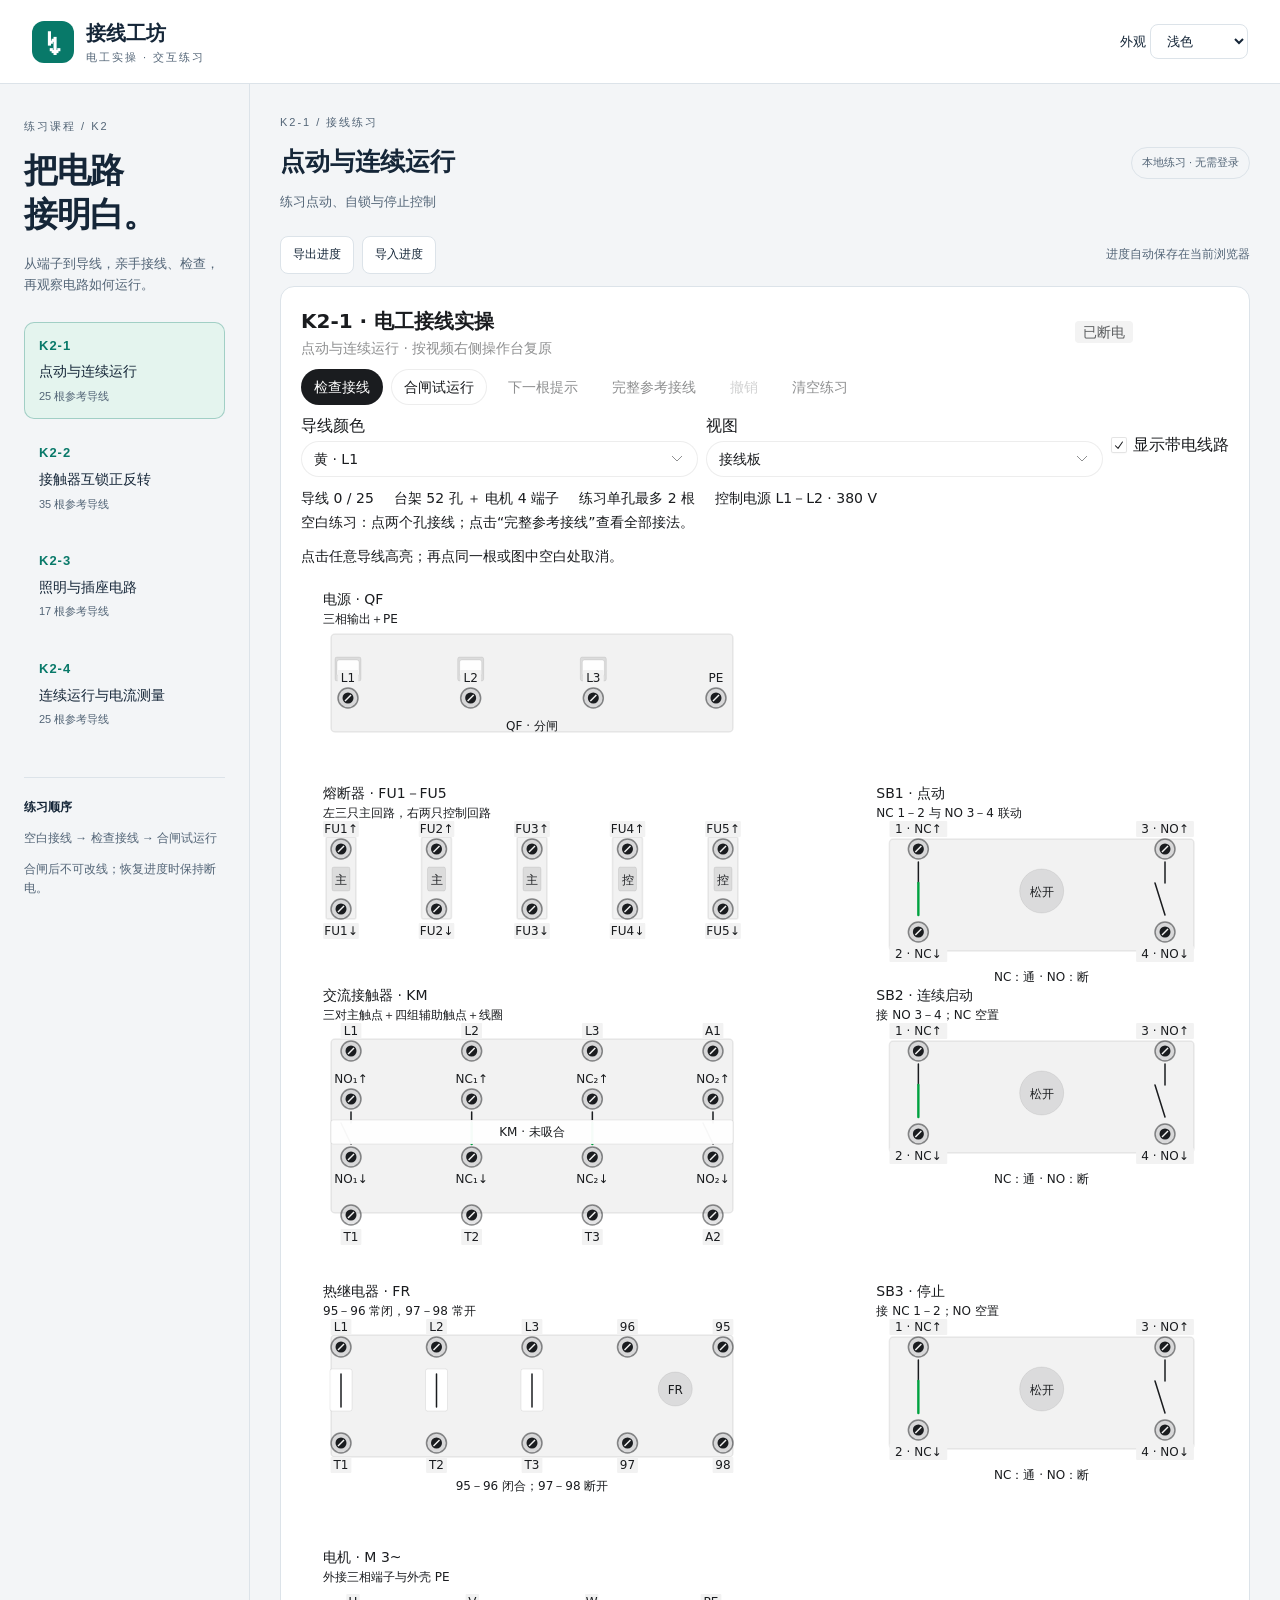
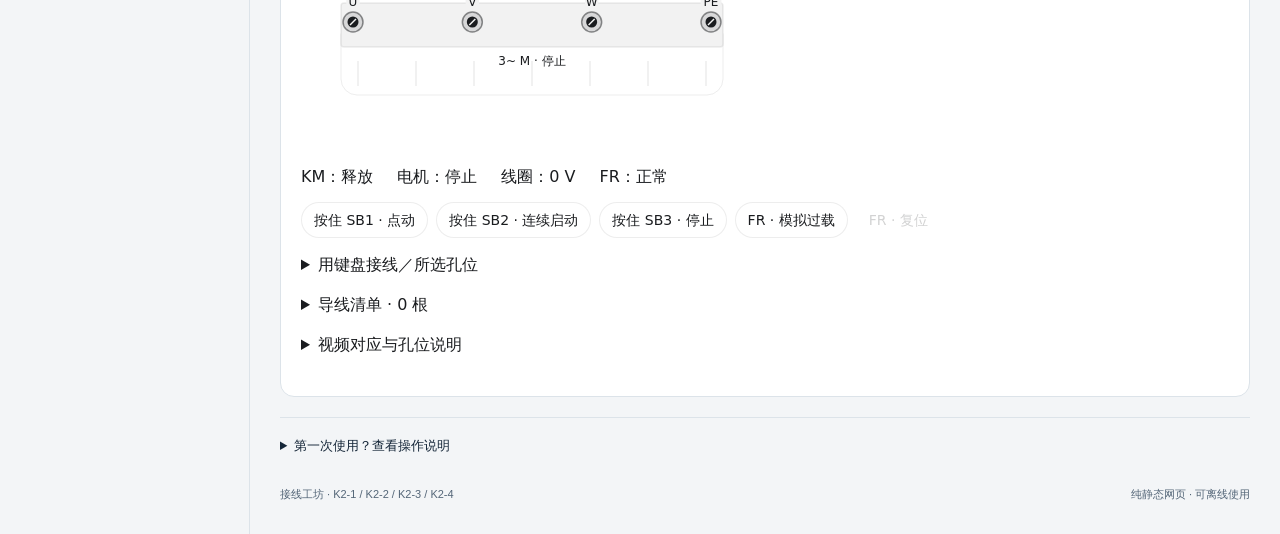
<file: index.html>
<!doctype html>
<html lang="zh-CN"><head><meta charset="utf-8"><meta name="viewport" content="width=device-width,initial-scale=1"><meta name="description" content="四套电工接线交互练习：点动、自锁、正反转、照明与电流互感器。"><title>接线工坊 · 电工实操练习</title><link rel="stylesheet" href="styles.css"><script src="circuits.js" defer></script><script src="app.js" defer></script></head>
<body><a class="skip" href="#workspace">跳到接线练习</a><header class="topbar"><a class="brand" href="#k2-1"><span class="brand-mark" aria-hidden="true">↯</span><span>接线工坊<small>电工实操 · 交互练习</small></span></a><label class="theme-label">外观 <select id="theme"><option value="light">浅色</option><option value="dark">深色</option><option value="system">跟随系统</option></select></label></header>
<div class="layout"><aside class="sidebar"><p class="eyebrow">练习课程 / K2</p><h1>把电路<br>接明白。</h1><p class="intro">从端子到导线，亲手接线、检查，再观察电路如何运行。</p><nav id="courses" aria-label="选择接线课程"></nav><div class="side-note"><strong>练习顺序</strong><p>空白接线 → 检查接线 → 合闸试运行</p><p>合闸后不可改线；恢复进度时保持断电。</p></div></aside>
<main id="workspace"><section class="workspace-head"><div><p class="eyebrow" id="course-code">K2-1 / 接线练习</p><h2 id="course-title">点动与连续运行</h2><p id="course-desc">练习点动、自锁与停止控制</p></div><span class="local-badge">本地练习 · 无需登录</span></section>
<div class="workspace-tools"><div class="file-actions"><button id="export">导出进度</button><button id="import">导入进度</button><input id="import-file" type="file" accept=".json,application/json" hidden></div><span id="save-status" role="status" aria-live="polite">进度自动保存在当前浏览器</span></div>
<div class="practice-surface"><iframe id="practice" title="电工接线交互练习"></iframe></div>
<details class="help"><summary>第一次使用？查看操作说明</summary><div><ol><li>默认从空白接线板开始，电源处于断开状态。点击“完整参考接线”可一键显示全部接好的线路，再点击导线查看两端并高亮。</li><li>点击“清空练习”返回空白接线板，先选颜色，再依次点击两个端子。也可使用板内的起点、终点选择框。</li><li>点击“下一根提示”获得引导；支持撤销、拆线，以及接线板和原理图切换。</li><li>检查通过后才能合闸。按钮须按下再松开，观察自锁、停止或保护动作。</li><li>各课程进度独立保存。导出的 JSON 可备份或在另一台设备导入；导入会替换当前课程接线。</li></ol><p>仅用于电路原理与接线练习。端子布局按原教学台架复原，不能替代实体设备铭牌、操作规程或实物安全验证。电机课程控制电源为 L1—L2 380 V；照明课程为 L—N 220 V。</p></div></details><footer>接线工坊 · K2-1 / K2-2 / K2-3 / K2-4<span>纯静态网页 · 可离线使用</span></footer></main></div></body></html>
</file>
<file: styles.css>
*{box-sizing:border-box} :root{color-scheme:light;--bg:#f3f5f7;--panel:#fff;--text:#152638;--muted:#536577;--line:#dce3e9;--accent:#087969;--accent-bg:#e4f4ee} :root[data-theme=dark]{color-scheme:dark;--bg:#111923;--panel:#1a2431;--text:#edf4fa;--muted:#aabaca;--line:#334253;--accent:#6ce0c0;--accent-bg:#213c39} body{margin:0;background:var(--bg);color:var(--text);font:15px/1.6 "Segoe UI","Microsoft YaHei",sans-serif}button,select{font:inherit;color:inherit}button,select{background:var(--panel);border:1px solid var(--line);border-radius:8px;padding:8px 12px}button{cursor:pointer}button:hover{border-color:var(--accent)}button:focus-visible,a:focus-visible,select:focus-visible,summary:focus-visible{outline:3px solid var(--accent);outline-offset:3px}a{color:inherit}.skip{position:absolute;left:16px;top:-80px;z-index:9;background:var(--panel);padding:12px}.skip:focus{top:10px}.topbar{min-height:84px;border-bottom:1px solid var(--line);display:flex;align-items:center;justify-content:space-between;padding:16px 32px;background:var(--panel);gap:16px}.brand{display:flex;align-items:center;gap:12px;text-decoration:none;font-weight:650;font-size:20px}.brand-mark{display:grid;place-items:center;width:42px;height:42px;background:var(--accent);color:var(--panel);border-radius:12px;font-size:30px}.brand small{display:block;font-size:11px;font-weight:400;letter-spacing:2px;color:var(--muted)}.theme-label{font-size:13px;white-space:nowrap}.layout{display:grid;grid-template-columns:250px minmax(0,1fr);max-width:1600px;margin:auto}.sidebar{padding:34px 24px;border-right:1px solid var(--line)}.eyebrow{font-size:11px;letter-spacing:2px;color:var(--muted);margin:0 0 12px}h1{font-size:34px;line-height:1.3;letter-spacing:-1px;margin:0 0 18px}h2{font-size:25px;margin:0;line-height:1.4}.intro{font-size:13px;color:var(--muted);margin-bottom:26px}.course{display:block;width:100%;text-align:left;margin:0 0 10px;padding:13px 14px;background:transparent;border-color:transparent;border-radius:10px}.course[aria-current=page]{background:var(--accent-bg);border-color:color-mix(in srgb,var(--accent) 30%,transparent)}.course strong{display:block;font-size:13px;color:var(--accent);letter-spacing:1px}.course span{display:block;font-size:14px;margin-top:4px}.course small{display:block;color:var(--muted);font-size:11px;margin-top:5px}.side-note{margin-top:34px;padding-top:20px;border-top:1px solid var(--line);font-size:12px;color:var(--muted)}.side-note strong{color:var(--text)}main{min-width:0;padding:30px}.workspace-head{display:flex;justify-content:space-between;gap:20px;align-items:center;margin-bottom:24px}.workspace-head p:last-child{color:var(--muted);font-size:13px;margin-bottom:0}.local-badge{font-size:11px;white-space:nowrap;border:1px solid var(--line);border-radius:30px;padding:6px 10px;color:var(--muted)}.workspace-tools{display:flex;justify-content:space-between;gap:12px;flex-wrap:wrap;align-items:center;margin-bottom:12px}.file-actions{display:flex;gap:8px}.file-actions button{font-size:12px}#save-status{font-size:12px;color:var(--muted)}.practice-surface{background:var(--panel);border:1px solid var(--line);border-radius:14px;padding:20px;overflow:hidden}iframe{border:0;display:block;width:100%;min-height:600px}.help{margin-top:20px;border-top:1px solid var(--line);padding-top:18px;font-size:13px}.help summary{cursor:pointer}.help div{max-width:850px;color:var(--muted)}.help li{margin:8px 0}.help p{border-left:3px solid var(--accent);padding-left:12px}footer{display:flex;justify-content:space-between;gap:15px;flex-wrap:wrap;font-size:11px;color:var(--muted);margin-top:30px}@media(max-width:1000px){.layout{grid-template-columns:205px minmax(0,1fr)}main{padding:20px}.sidebar{padding:28px 18px}.workspace-head{align-items:start}.local-badge{display:none}.practice-surface{padding:12px}}@media(max-width:720px){.topbar{padding:12px 16px;min-height:72px}.brand{font-size:17px}.brand-mark{width:34px;height:34px;font-size:25px}.brand small{font-size:10px;letter-spacing:1px}.theme-label{font-size:11px}.theme-label select{padding:5px;max-width:90px}.layout{display:block}.sidebar{border-right:0;border-bottom:1px solid var(--line);padding:18px 16px}.sidebar h1,.intro,.side-note{display:none}.sidebar .eyebrow{margin-bottom:10px}nav{display:grid;grid-template-columns:1fr 1fr;gap:8px}.course{margin:0;padding:9px 10px;border:1px solid var(--line)}.course span{font-size:12px}.course small{display:none}main{padding:20px 12px}.workspace-head{margin-bottom:18px}h2{font-size:22px}.practice-surface{padding:8px;border-radius:10px}footer{font-size:10px}}
</file>
